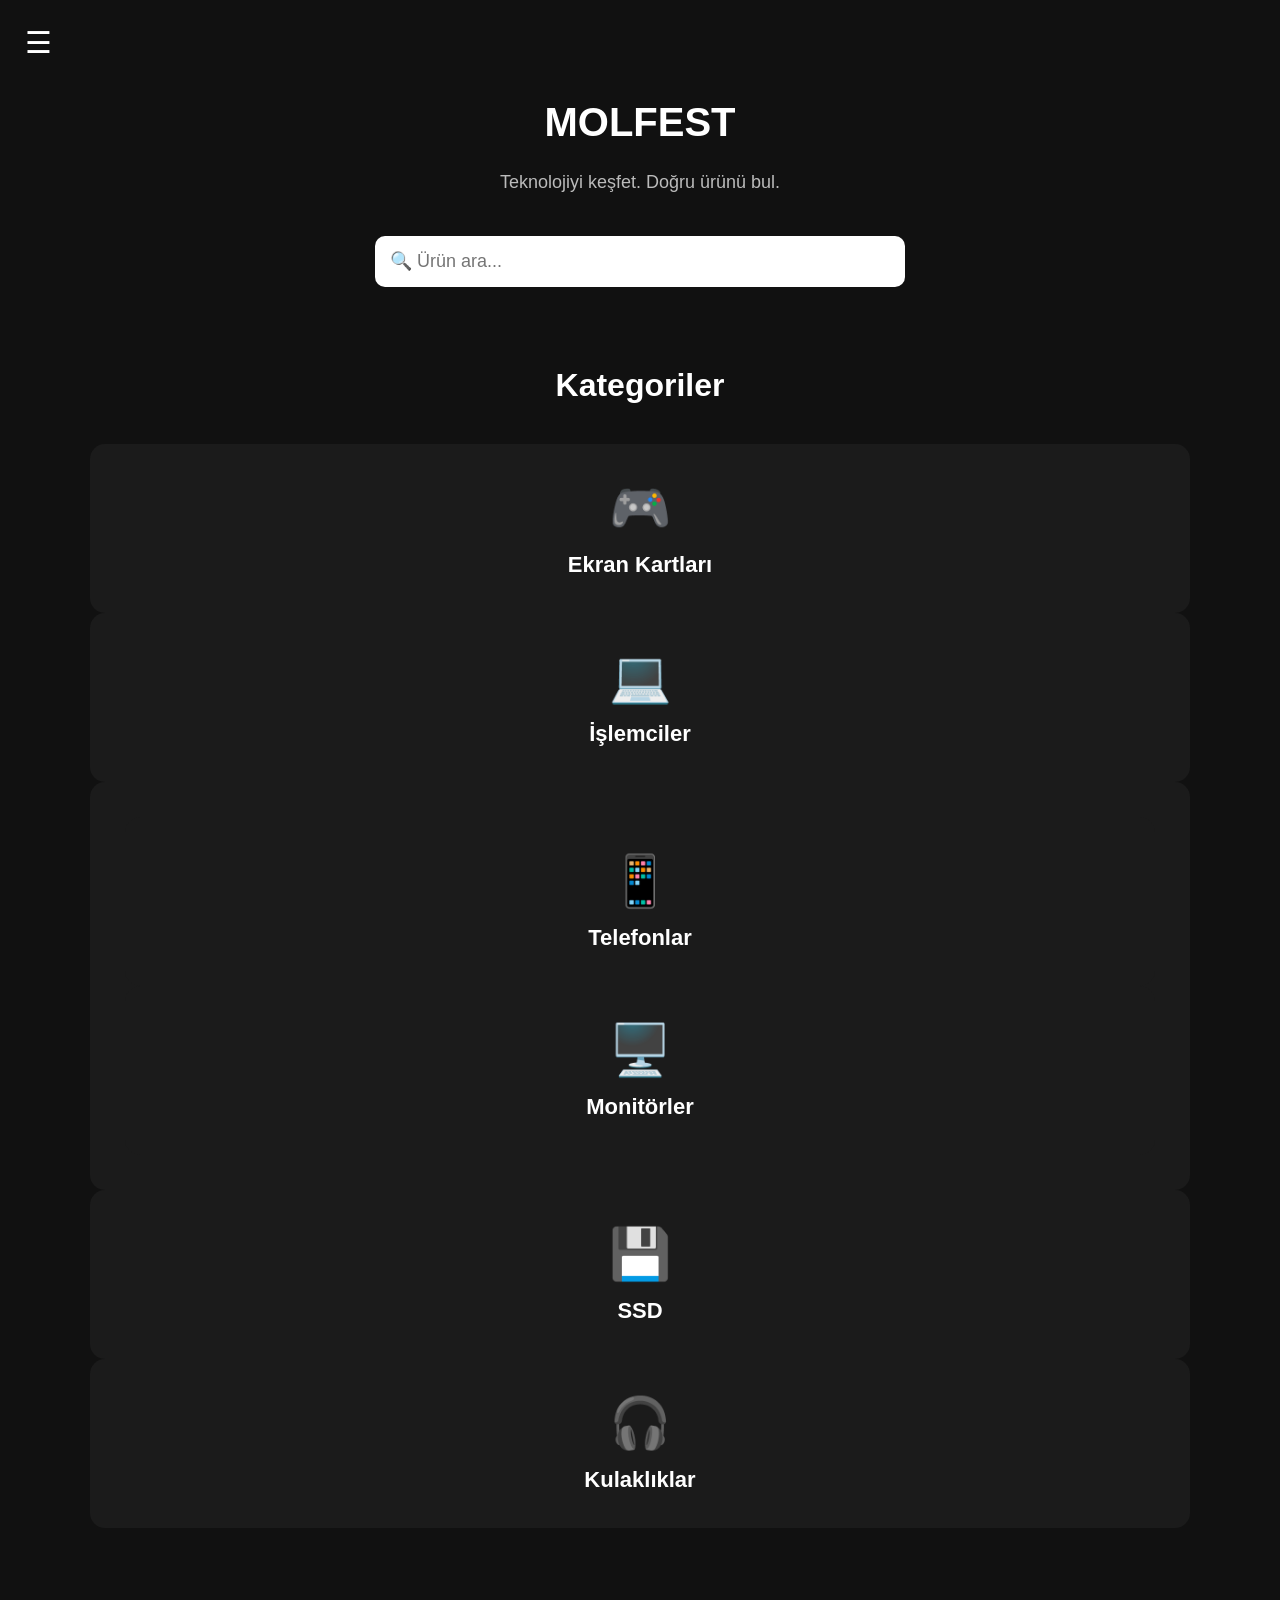
<file: index.html>
<!DOCTYPE html>
<html>

<head>

    <title>Molfest</title>
<link rel="stylesheet" href="style.css">

</head>




<body>
    <header>

        <h1>MOLFEST</h1>

        <p>Teknolojiyi keşfet. Doğru ürünü bul.</p>

        <input type="text" placeholder="🔍 Ürün ara...">


        <div class="menu">☰</div>

        <div id="yanMenu">

            <div class="logoMenu">
    <div class="logoIcon">🦦</div>
    <h2>MOLFEST</h2>
</div>

<div class="kapat" id="kapatMenu">✕</div>

            <p>🏠 Ana Sayfa</p>
            <p>💻 İşlemciler</p>
            <p>🎮 Ekran Kartları</p>
            <p>📱 Telefonlar</p>
            <p>🖥️ Monitörler</p>
            <p>💾 SSD</p>
            <p>🎧 Kulaklıklar</p>

        </div>


    </header>

<section class="kategoriler">

    <h2>Kategoriler</h2>

    <a href="ekrankartlari.html" class="kart">

    <div class="ikon">🎮</div>

    <h3>Ekran Kartları</h3>

</a>

        <a href="islemciler.html" class="kart">

    <div class="ikon">💻</div>

    <h3>İşlemciler</h3>

</a>

        <div class="kart">
          
<a href="telefonlar.html" class="kart">
    <div class="ikon">📱</div>
    <h3>Telefonlar</h3>
</a>

 <d
        <div class="kart">
            <div class="ikon">🖥️</div>
            <h3>Monitörler</h3>
        </div>

        <div class="kart">
            <div class="ikon">💾</div>
            <h3>SSD</h3>
        </div>

        <div class="kart">
            <div class="ikon">🎧</div>
            <h3>Kulaklıklar</h3>
        </div>

    </div>

</section>

<script src="script.js"></script>    

</body>

</html>
</file>
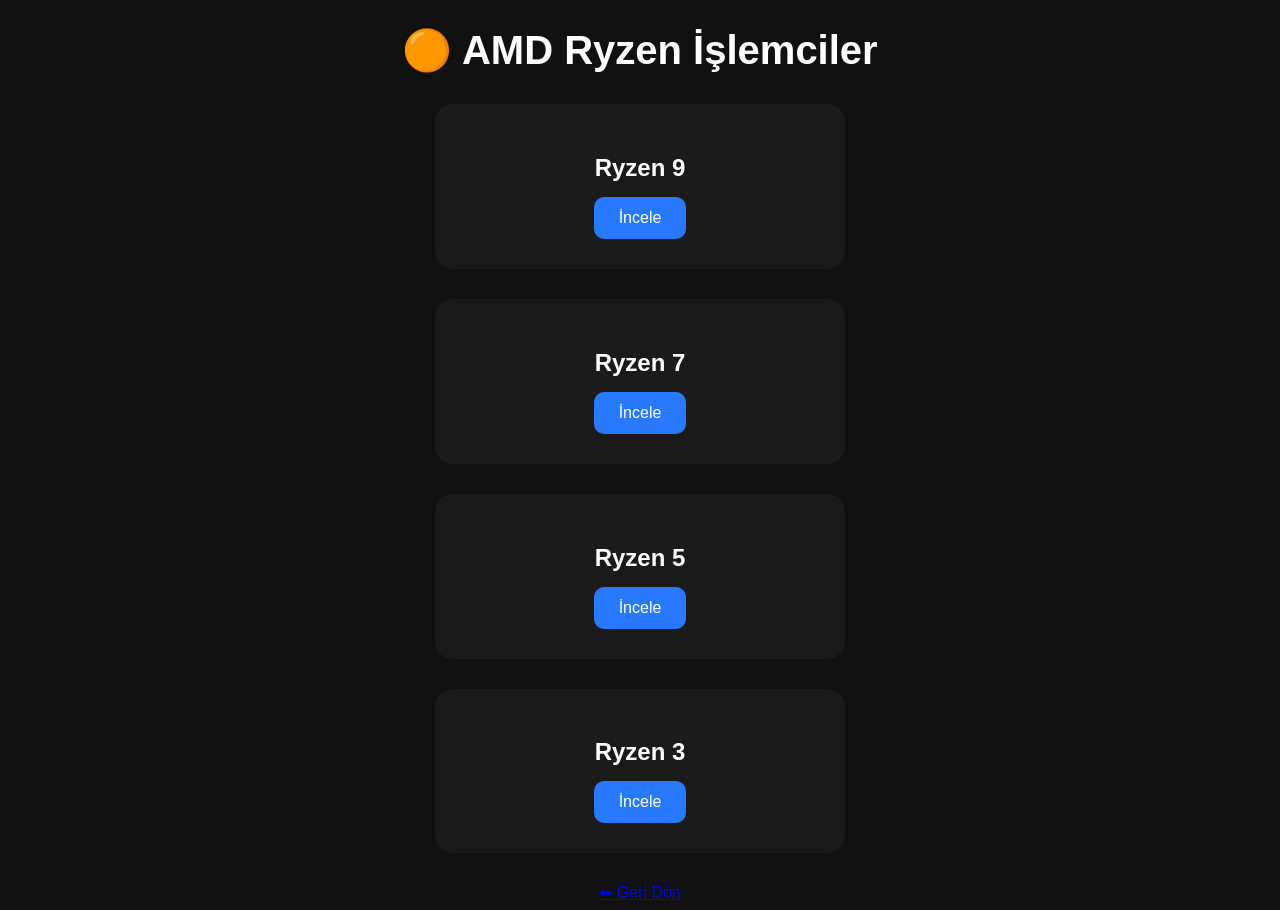
<file: amd_cpu.html>
<!DOCTYPE html>
<html>

<head>

    <title>AMD İşlemciler - Molfest</title>

    <link rel="stylesheet" href="style.css">

</head>

<body>

<h1>🟠 AMD Ryzen İşlemciler</h1>

<div class="markaKart">

    <h2>Ryzen 9</h2>

    <button>İncele</button>

</div>

<div class="markaKart">

    <h2>Ryzen 7</h2>

    <button>İncele</button>

</div>

<div class="markaKart">

    <h2>Ryzen 5</h2>

    <button>İncele</button>

</div>

<div class="markaKart">

    <h2>Ryzen 3</h2>

    <button>İncele</button>

</div>

<a href="islemciler.html">
    ⬅ Geri Dön
</a>

</body>

</html>
</file>
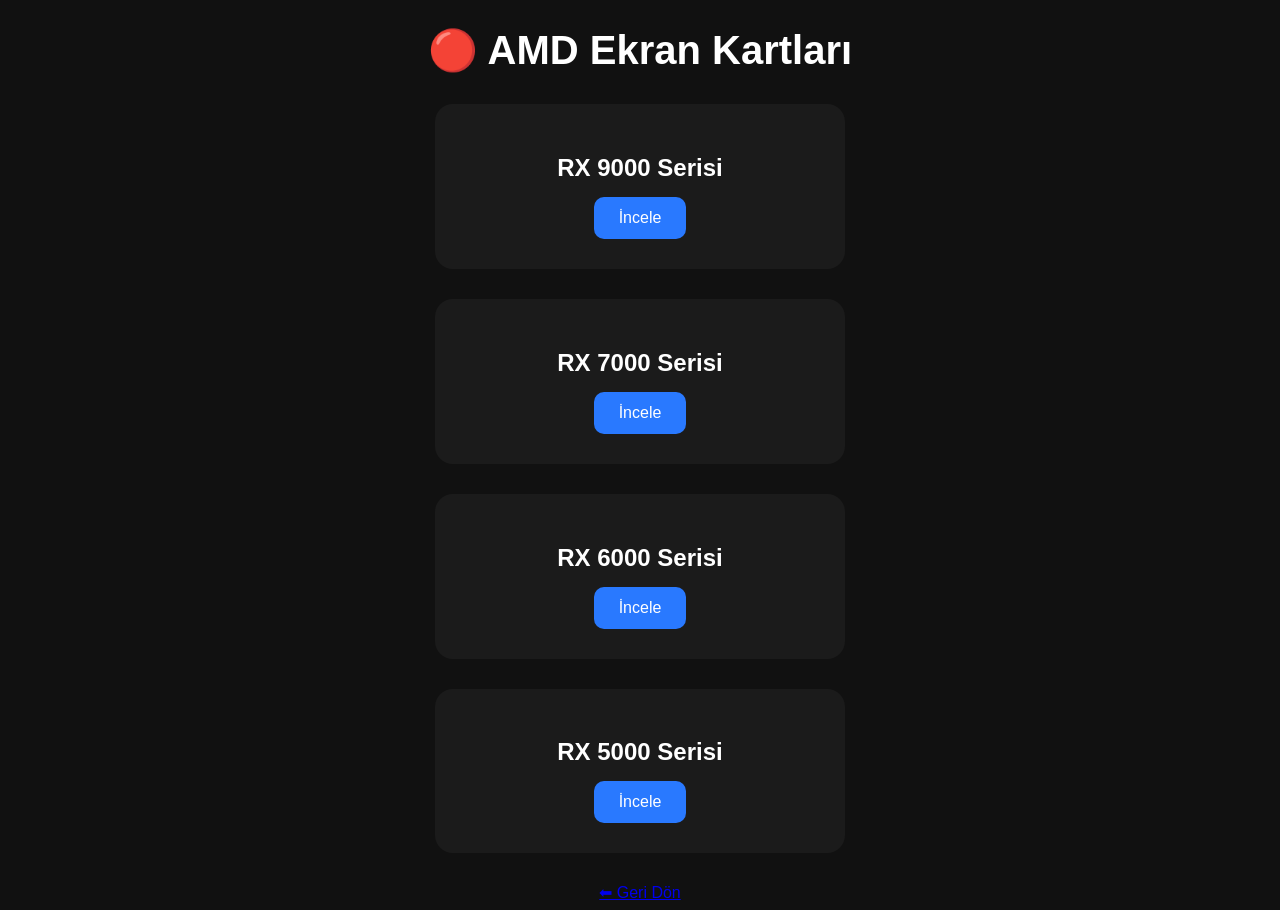
<file: amd_gpu.html>
<!DOCTYPE html>
<html>

<head>

    <title>AMD Ekran Kartları - Molfest</title>

    <link rel="stylesheet" href="style.css">

</head>

<body>

<h1>🔴 AMD Ekran Kartları</h1>

<div class="markaKart">

    <h2>RX 9000 Serisi</h2>

    <button>İncele</button>

</div>

<div class="markaKart">

    <h2>RX 7000 Serisi</h2>

    <button>İncele</button>

</div>

<div class="markaKart">

    <h2>RX 6000 Serisi</h2>

    <button>İncele</button>

</div>

<div class="markaKart">

    <h2>RX 5000 Serisi</h2>

    <button>İncele</button>

</div>

<a href="ekrankartlari.html">
    ⬅ Geri Dön
</a>

</body>

</html>
</file>
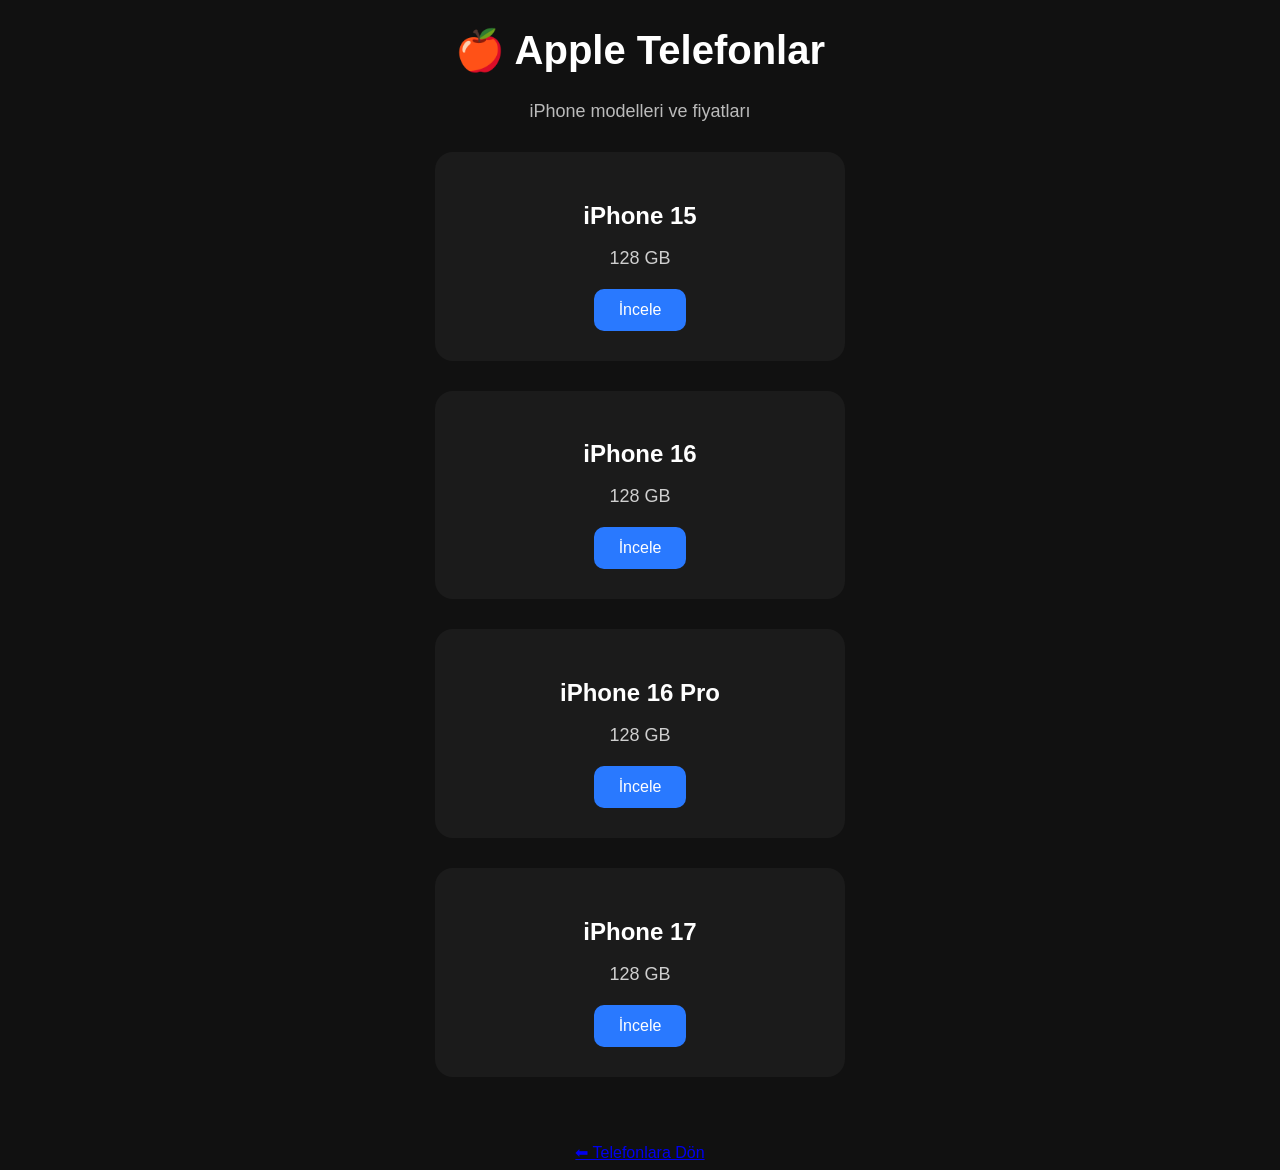
<file: apple_phone.html>
<!DOCTYPE html>
<html>

<head>

    <title>Apple Telefonlar - Molfest</title>

    <link rel="stylesheet" href="style.css">

</head>

<body>

    <h1>🍎 Apple Telefonlar</h1>

    <p>iPhone modelleri ve fiyatları</p>

    <div class="markaKart">

        <h2>iPhone 15</h2>

        <p>128 GB</p>

        <button>İncele</button>

    </div>

    <div class="markaKart">

        <h2>iPhone 16</h2>

        <p>128 GB</p>

        <button>İncele</button>

    </div>

    <div class="markaKart">

        <h2>iPhone 16 Pro</h2>

        <p>128 GB</p>

        <button>İncele</button>

    </div>

    <div class="markaKart">

        <h2>iPhone 17</h2>

        <p>128 GB</p>

        <button>İncele</button>

    </div>

    <br><br>

    <a href="telefonlar.html">
        ⬅ Telefonlara Dön
    </a>

</body>

</html>
</file>
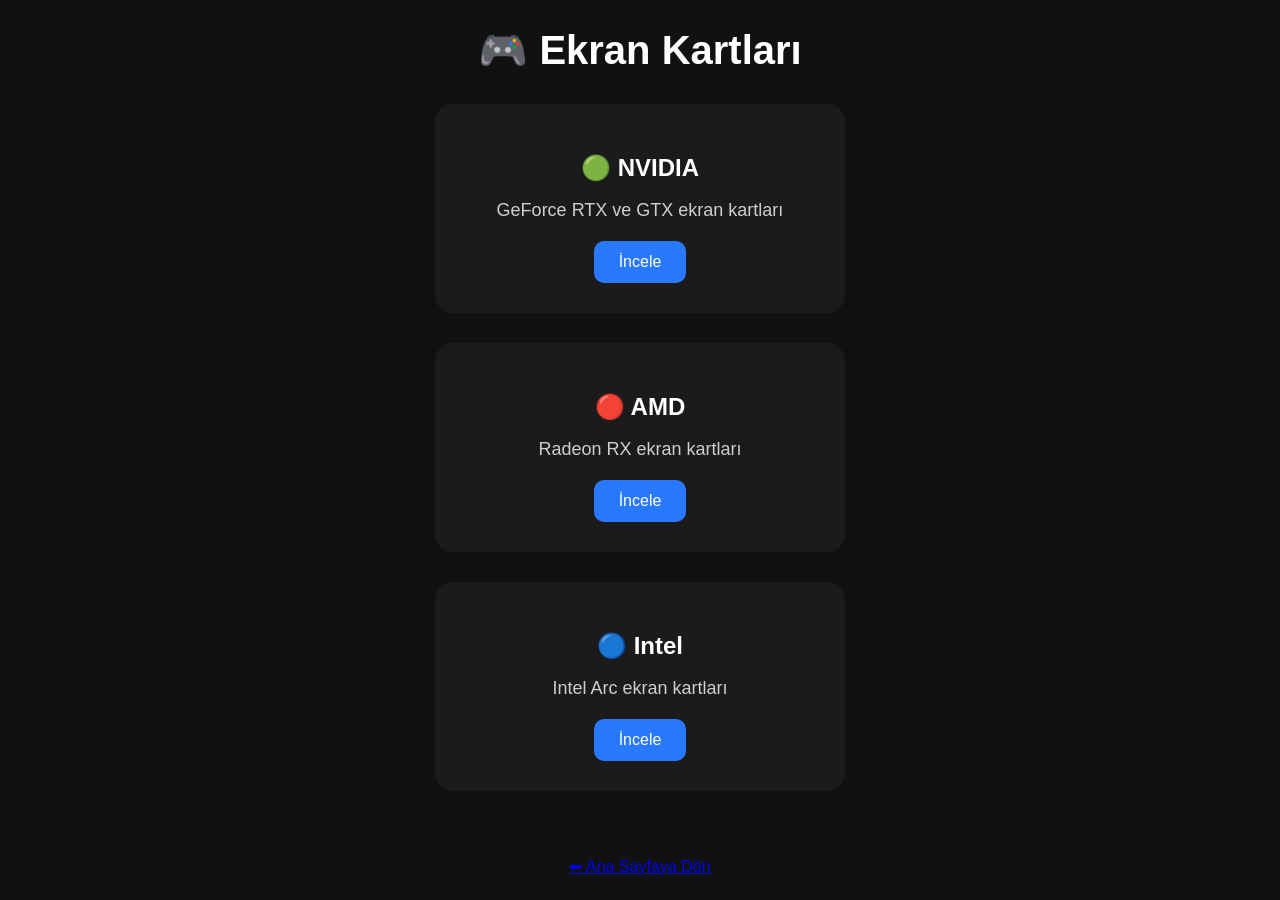
<file: ekrankartlari.html>
<!DOCTYPE html>
<html>

<head>

    <title>Ekran Kartları - Molfest</title>

    <link rel="stylesheet" href="style.css">

</head>

<body>

    <h1>🎮 Ekran Kartları</h1>

    <div class="markaKart">

        <h2>🟢 NVIDIA</h2>

        <p>GeForce RTX ve GTX ekran kartları</p>

        <a href="nvidia.html">
            <button>İncele</button>
        </a>

    </div>

    <div class="markaKart">

    <h2>🔴 AMD</h2>

    <p>Radeon RX ekran kartları</p>

    <a href="amd_gpu.html">
        <button>İncele</button>
    </a>

</div>

    <div class="markaKart">

    <h2>🔵 Intel</h2>

    <p>Intel Arc ekran kartları</p>

    <a href="intel_gpu.html">
        <button>İncele</button>
    </a>

</div>

    <br><br>

    <a href="index.html">
        ⬅ Ana Sayfaya Dön
    </a>

</body>

</html>
</file>
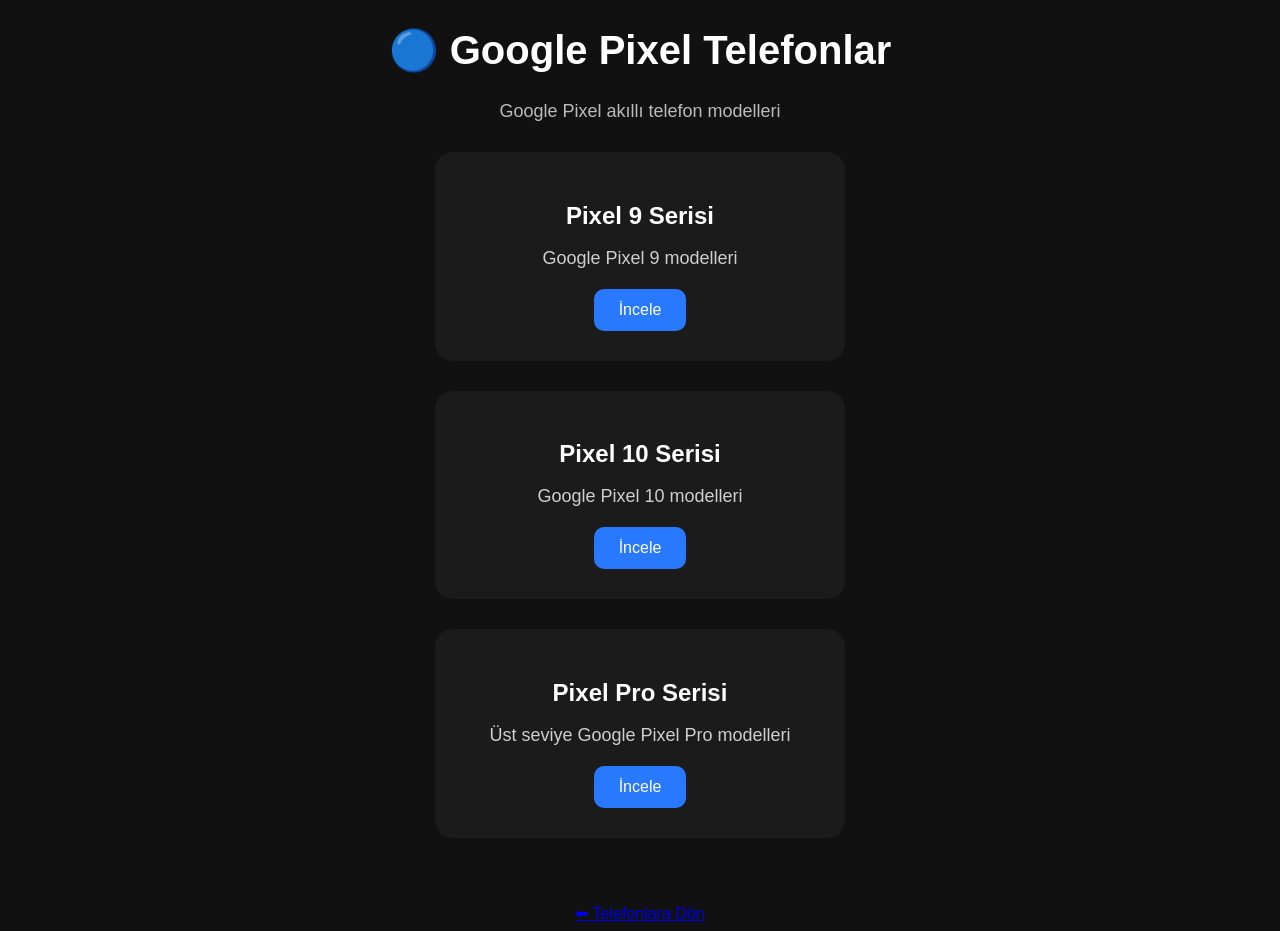
<file: google_phone.html>
<!DOCTYPE html>
<html>

<head>

    <title>Google Telefonlar - Molfest</title>

    <link rel="stylesheet" href="style.css">

</head>

<body>

    <h1>🔵 Google Pixel Telefonlar</h1>

    <p>Google Pixel akıllı telefon modelleri</p>

    <div class="markaKart">

        <h2>Pixel 9 Serisi</h2>

        <p>Google Pixel 9 modelleri</p>

        <button>İncele</button>

    </div>

    <div class="markaKart">

        <h2>Pixel 10 Serisi</h2>

        <p>Google Pixel 10 modelleri</p>

        <button>İncele</button>

    </div>

    <div class="markaKart">

        <h2>Pixel Pro Serisi</h2>

        <p>Üst seviye Google Pixel Pro modelleri</p>

        <button>İncele</button>

    </div>

    <br><br>

    <a href="telefonlar.html">
        ⬅ Telefonlara Dön
    </a>

</body>

</html>
</file>
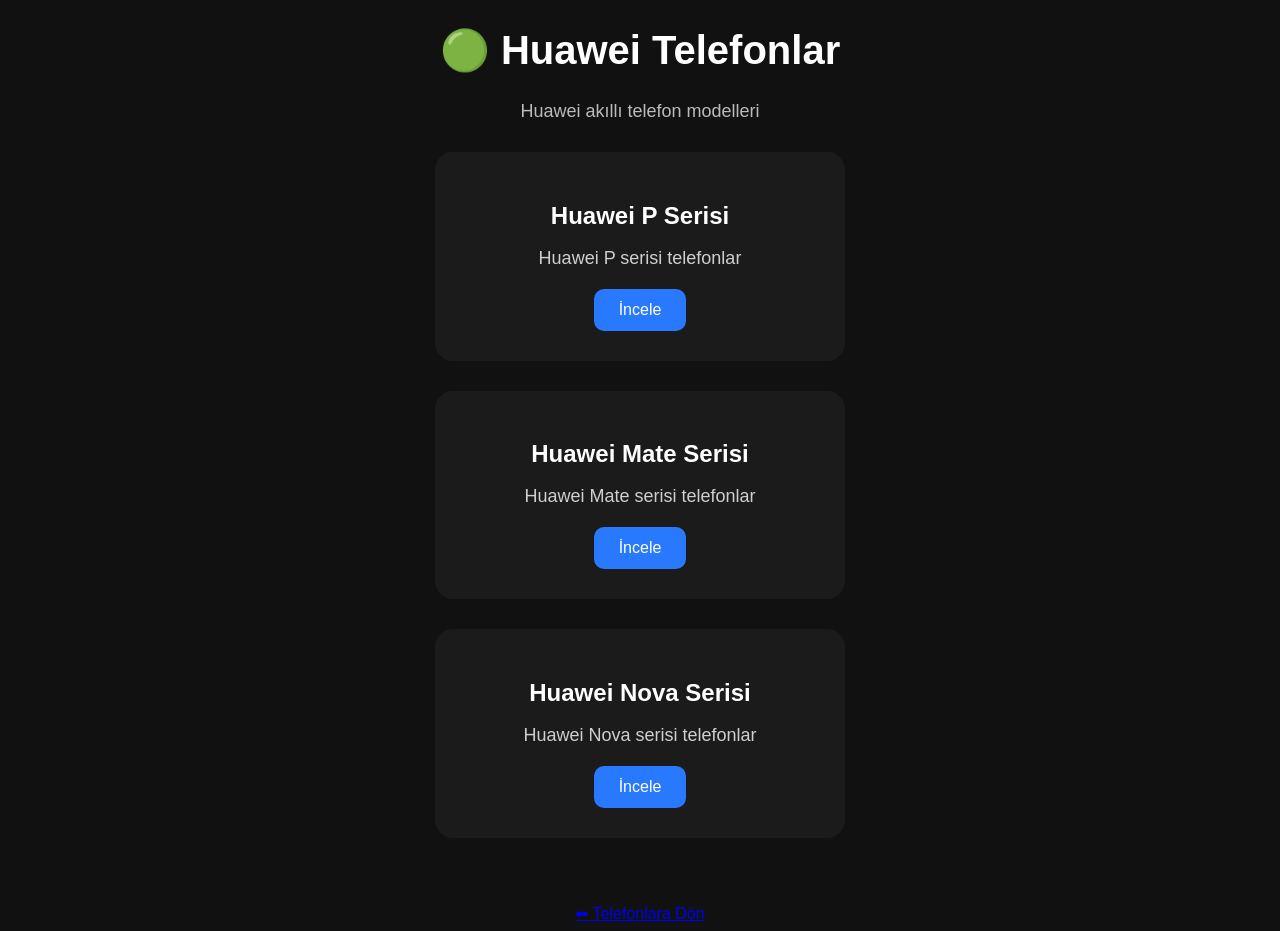
<file: huawei_phone.html>
<!DOCTYPE html>
<html>

<head>

    <title>Huawei Telefonlar - Molfest</title>

    <link rel="stylesheet" href="style.css">

</head>

<body>

    <h1>🟢 Huawei Telefonlar</h1>

    <p>Huawei akıllı telefon modelleri</p>

    <div class="markaKart">

        <h2>Huawei P Serisi</h2>

        <p>Huawei P serisi telefonlar</p>

        <button>İncele</button>

    </div>

    <div class="markaKart">

        <h2>Huawei Mate Serisi</h2>

        <p>Huawei Mate serisi telefonlar</p>

        <button>İncele</button>

    </div>

    <div class="markaKart">

        <h2>Huawei Nova Serisi</h2>

        <p>Huawei Nova serisi telefonlar</p>

        <button>İncele</button>

    </div>

    <br><br>

    <a href="telefonlar.html">
        ⬅ Telefonlara Dön
    </a>

</body>

</html>
</file>
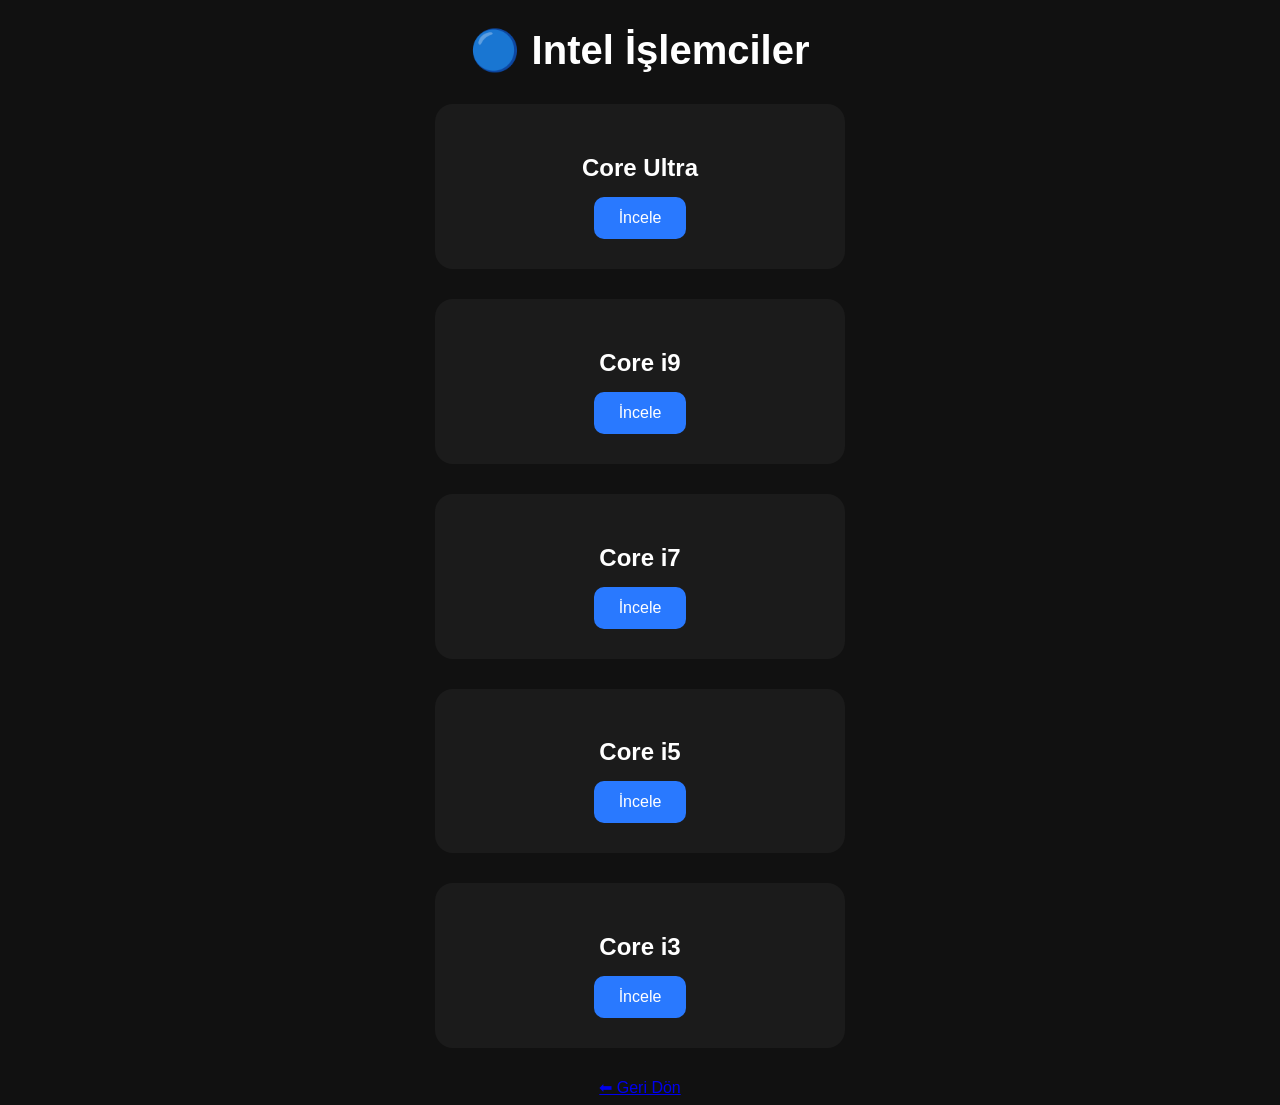
<file: intel_cpu.html>
<!DOCTYPE html>
<html>

<head>

    <title>Intel İşlemciler - Molfest</title>

    <link rel="stylesheet" href="style.css">

</head>

<body>

<h1>🔵 Intel İşlemciler</h1>

<div class="markaKart">

    <h2>Core Ultra</h2>

    <button>İncele</button>

</div>

<div class="markaKart">

    <h2>Core i9</h2>

    <button>İncele</button>

</div>

<div class="markaKart">

    <h2>Core i7</h2>

    <button>İncele</button>

</div>

<div class="markaKart">

    <h2>Core i5</h2>

    <button>İncele</button>

</div>

<div class="markaKart">

    <h2>Core i3</h2>

    <button>İncele</button>

</div>

<a href="islemciler.html">
    ⬅ Geri Dön
</a>

</body>

</html>
</file>
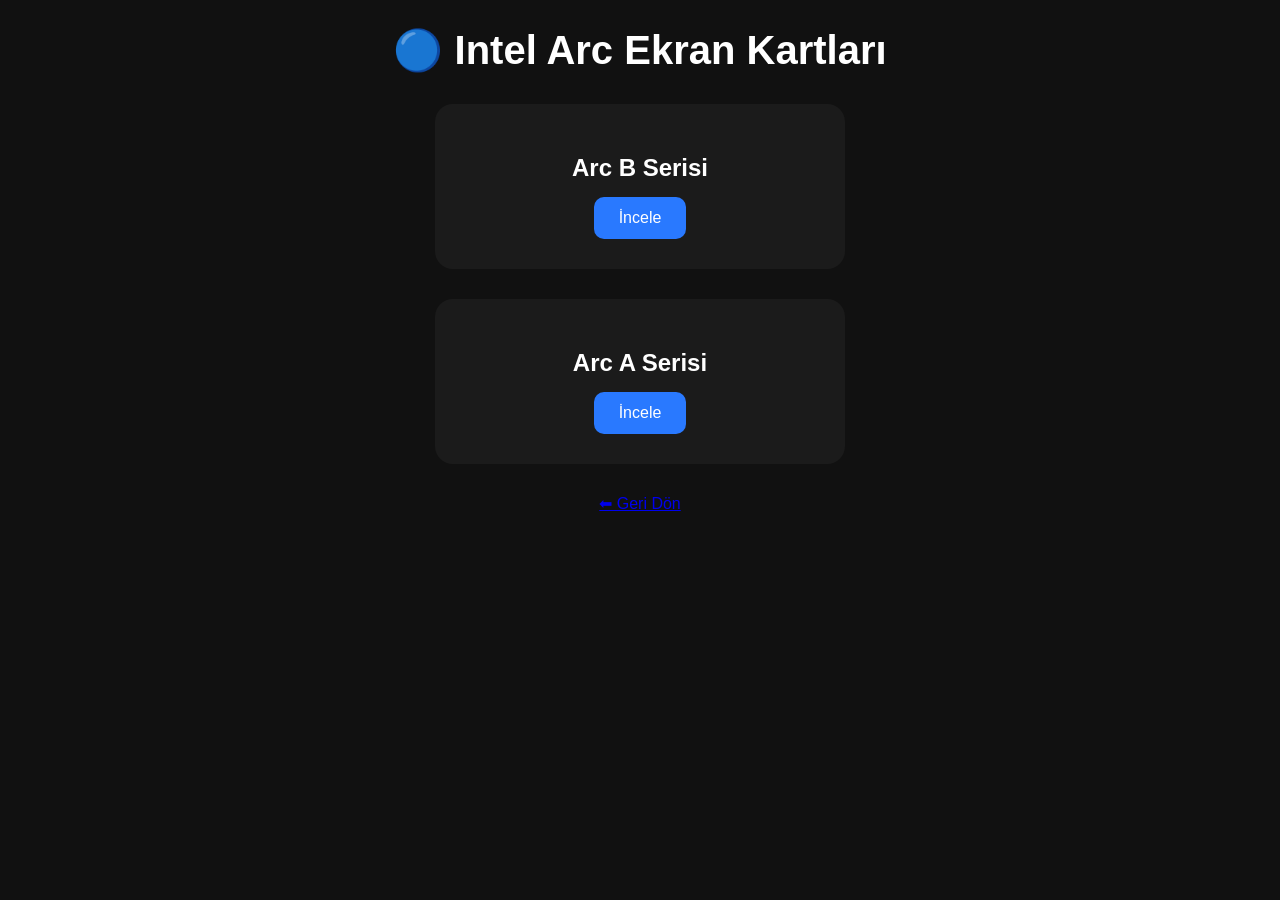
<file: intel_gpu.html>
<!DOCTYPE html>
<html>

<head>

    <title>Intel Arc - Molfest</title>

    <link rel="stylesheet" href="style.css">

</head>

<body>

<h1>🔵 Intel Arc Ekran Kartları</h1>

<div class="markaKart">

    <h2>Arc B Serisi</h2>

    <button>İncele</button>

</div>

<div class="markaKart">

    <h2>Arc A Serisi</h2>

    <button>İncele</button>

</div>

<a href="ekrankartlari.html">
    ⬅ Geri Dön
</a>

</body>

</html>
</file>
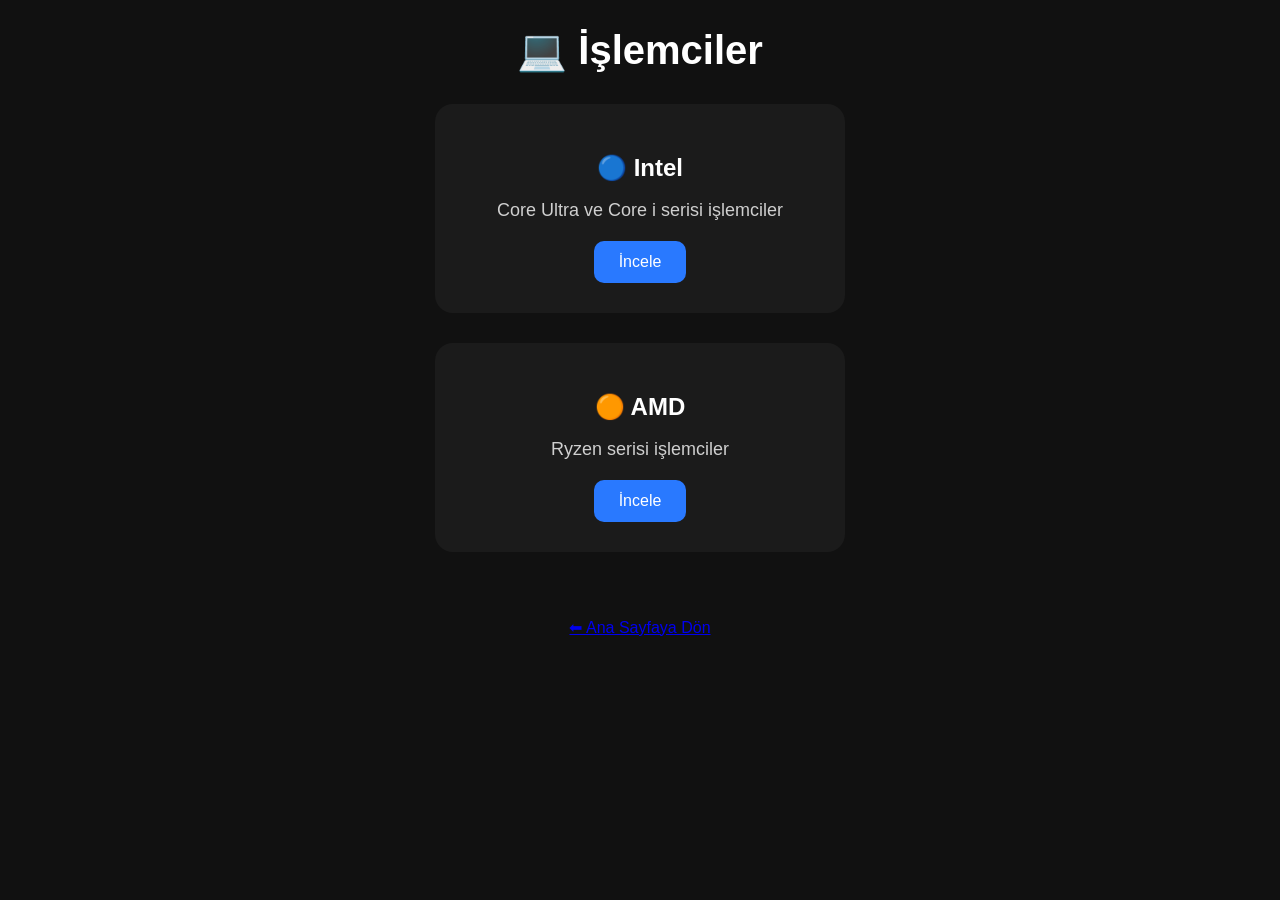
<file: islemciler.html>
<!DOCTYPE html>
<html>

<head>

    <title>İşlemciler - Molfest</title>

    <link rel="stylesheet" href="style.css">

</head>

<body>

<h1>💻 İşlemciler</h1>

<div class="markaKart">

    <h2>🔵 Intel</h2>

    <p>Core Ultra ve Core i serisi işlemciler</p>

    <a href="intel_cpu.html">
        <button>İncele</button>
    </a>

</div>

<div class="markaKart">

    <h2>🟠 AMD</h2>

    <p>Ryzen serisi işlemciler</p>

    <a href="amd_cpu.html">
        <button>İncele</button>
    </a>

</div>

<br><br>

<a href="index.html">
    ⬅ Ana Sayfaya Dön
</a>

</body>

</html>
</file>
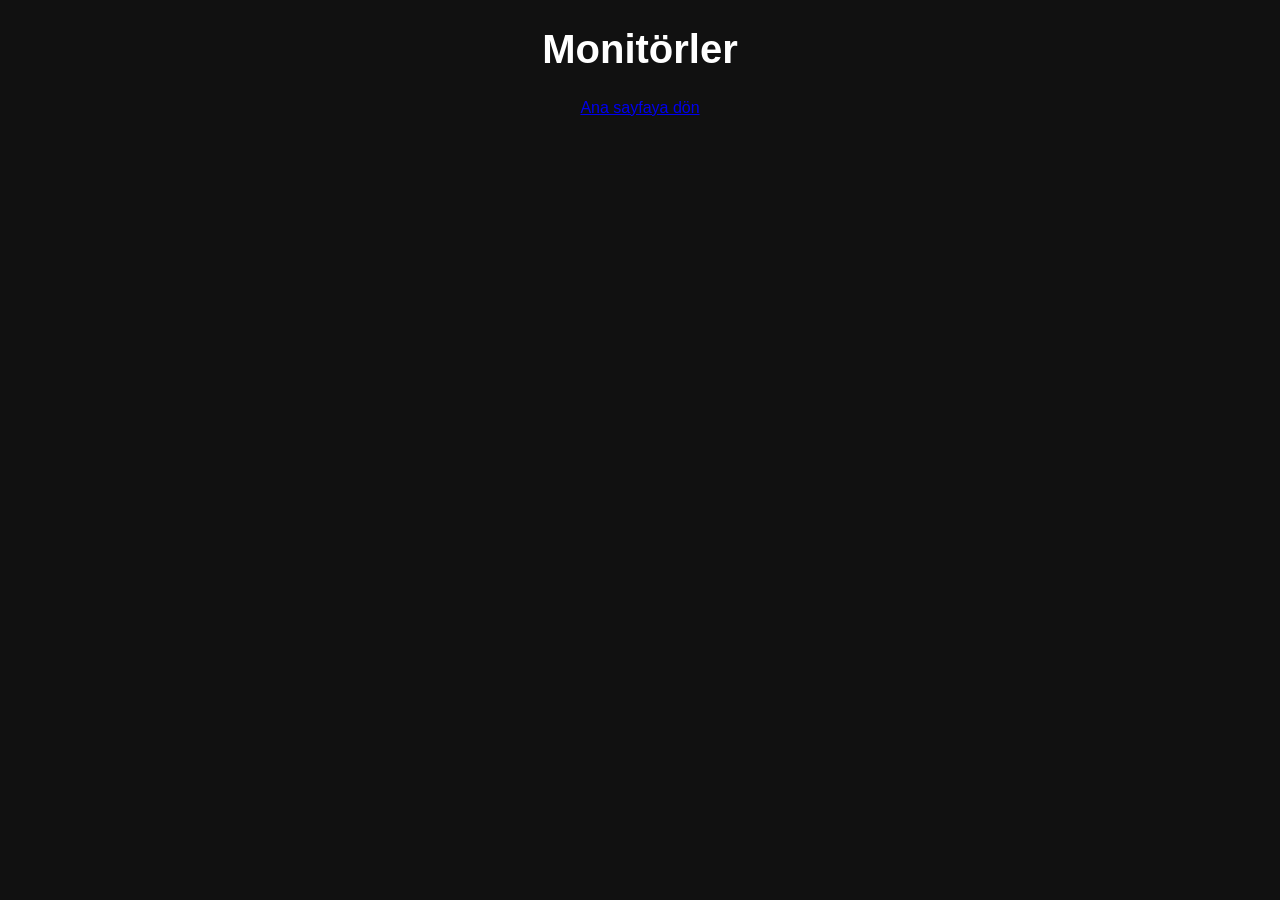
<file: monitorler.html>
<!DOCTYPE html>
<html>
<head>
    <title>Monitörler - Molfest</title>
    <link rel="stylesheet" href="style.css">
</head>

<body>
    <h1>Monitörler</h1>

    <a href="index.html">Ana sayfaya dön</a>
</body>
</html>
</file>
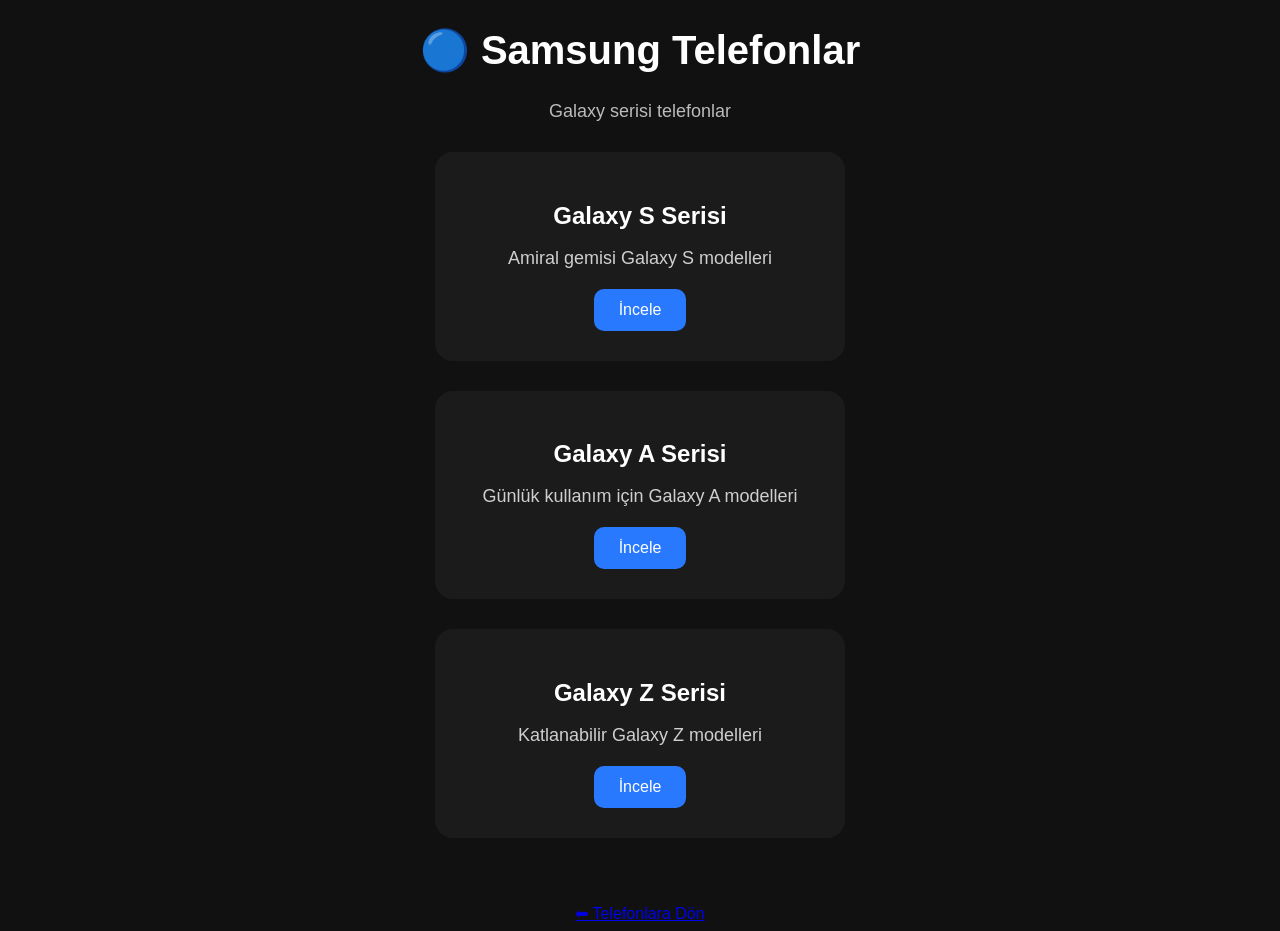
<file: samsung_phone.html>
<!DOCTYPE html>
<html>

<head>

    <title>Samsung Telefonlar - Molfest</title>

    <link rel="stylesheet" href="style.css">

</head>

<body>

    <h1>🔵 Samsung Telefonlar</h1>

    <p>Galaxy serisi telefonlar</p>

    <div class="markaKart">

        <h2>Galaxy S Serisi</h2>

        <p>Amiral gemisi Galaxy S modelleri</p>

        <button>İncele</button>

    </div>

    <div class="markaKart">

        <h2>Galaxy A Serisi</h2>

        <p>Günlük kullanım için Galaxy A modelleri</p>

        <button>İncele</button>

    </div>

    <div class="markaKart">

        <h2>Galaxy Z Serisi</h2>

        <p>Katlanabilir Galaxy Z modelleri</p>

        <button>İncele</button>

    </div>

    <br><br>

    <a href="telefonlar.html">
        ⬅ Telefonlara Dön
    </a>

</body>

</html>
</file>
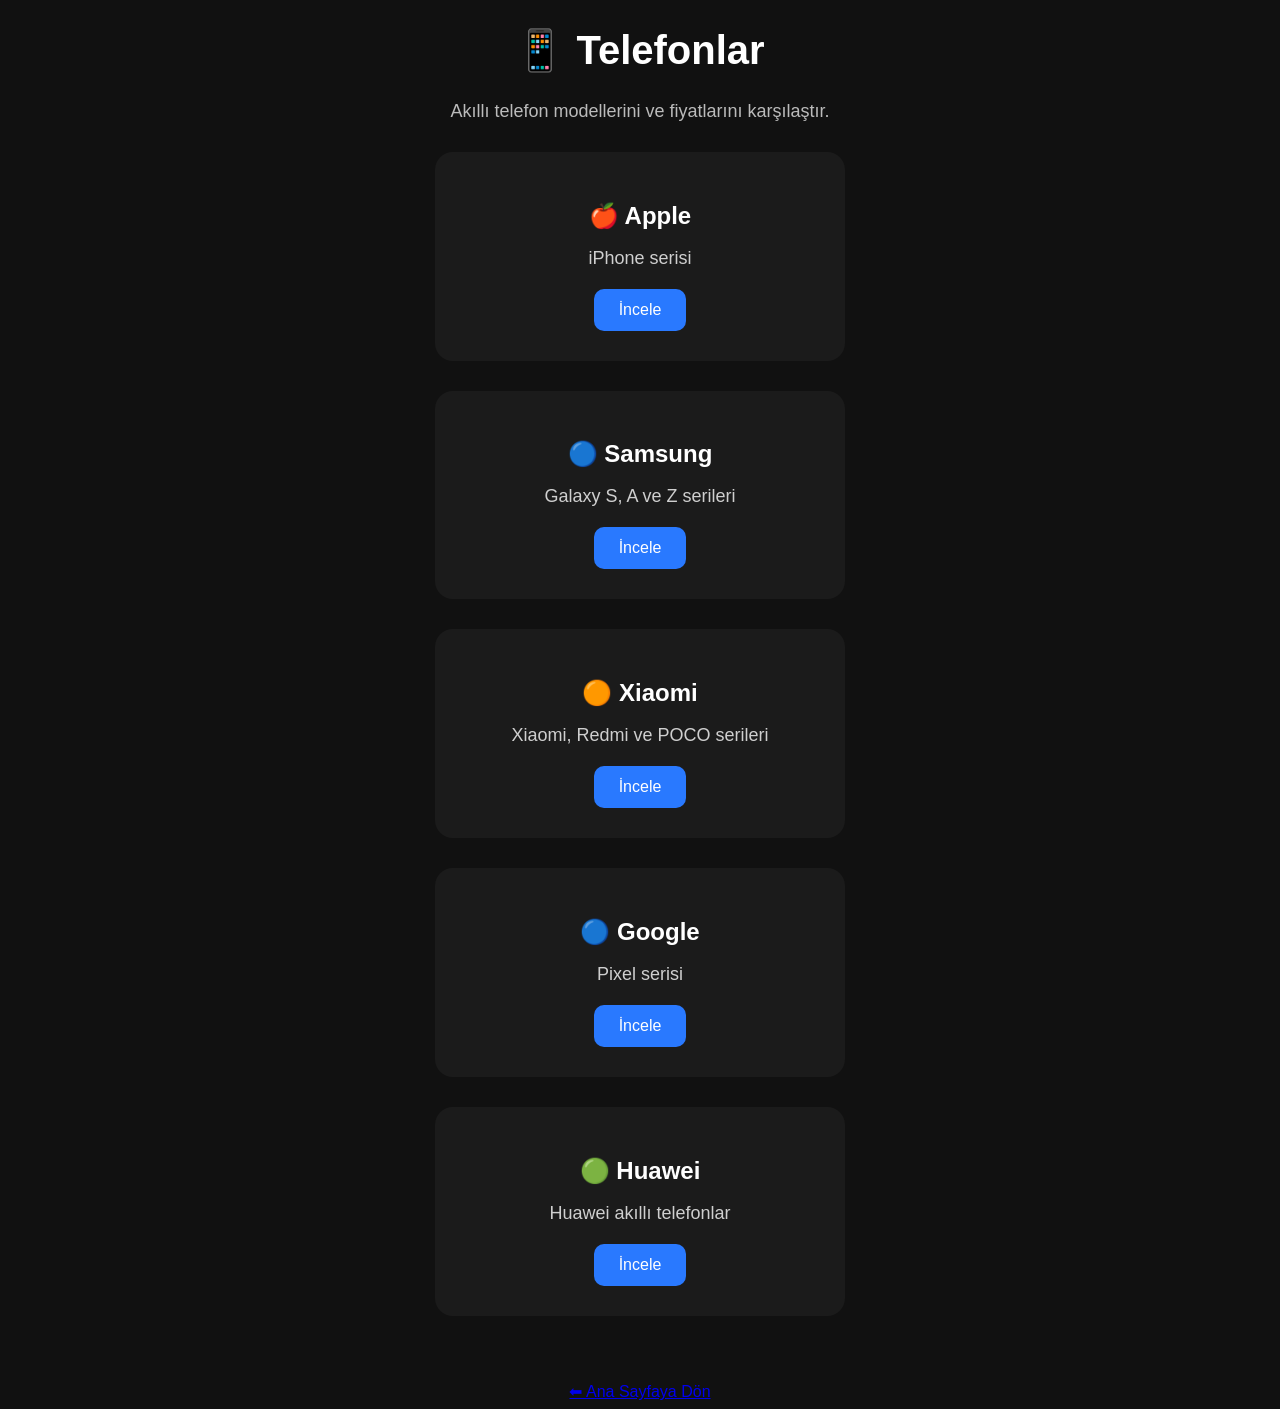
<file: telefonlar.html>
<!DOCTYPE html>
<html>

<head>

    <title>Telefonlar - Molfest</title>

    <link rel="stylesheet" href="style.css">

</head>

<body>

    <h1>📱 Telefonlar</h1>

    <p>Akıllı telefon modellerini ve fiyatlarını karşılaştır.</p>

    <div class="markaKart">

        <h2>🍎 Apple</h2>

        <p>iPhone serisi</p>

        <a href="apple_phone.html">
            <button>İncele</button>
        </a>

    </div>

    <div class="markaKart">

        <h2>🔵 Samsung</h2>

        <p>Galaxy S, A ve Z serileri</p>

        <a href="samsung_phone.html">
            <button>İncele</button>
        </a>

    </div>

    <div class="markaKart">

        <h2>🟠 Xiaomi</h2>

        <p>Xiaomi, Redmi ve POCO serileri</p>

        <a href="xiaomi_phone.html">
            <button>İncele</button>
        </a>

    </div>

    <div class="markaKart">

        <h2>🔵 Google</h2>

        <p>Pixel serisi</p>

        <a href="google_phone.html">
            <button>İncele</button>
        </a>

    </div>

    <div class="markaKart">

        <h2>🟢 Huawei</h2>

        <p>Huawei akıllı telefonlar</p>

        <a href="huawei_phone.html">
            <button>İncele</button>
        </a>

    </div>

    <br><br>

    <a href="index.html">
        ⬅ Ana Sayfaya Dön
    </a>

</body>

</html>
</file>
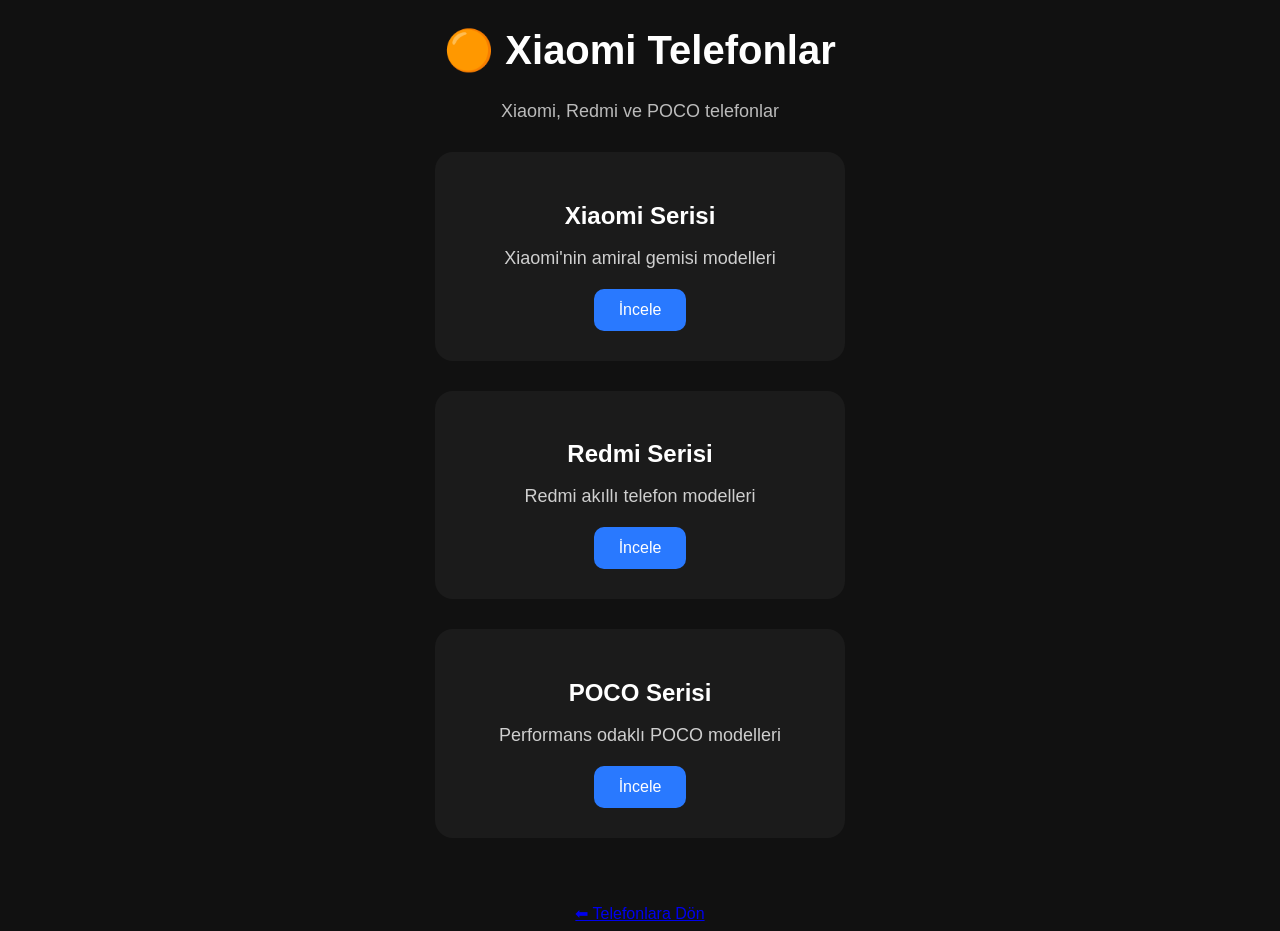
<file: xiaomi_phone.html>
<!DOCTYPE html>
<html>

<head>

    <title>Xiaomi Telefonlar - Molfest</title>

    <link rel="stylesheet" href="style.css">

</head>

<body>

    <h1>🟠 Xiaomi Telefonlar</h1>

    <p>Xiaomi, Redmi ve POCO telefonlar</p>

    <div class="markaKart">

        <h2>Xiaomi Serisi</h2>

        <p>Xiaomi'nin amiral gemisi modelleri</p>

        <button>İncele</button>

    </div>

    <div class="markaKart">

        <h2>Redmi Serisi</h2>

        <p>Redmi akıllı telefon modelleri</p>

        <button>İncele</button>

    </div>

    <div class="markaKart">

        <h2>POCO Serisi</h2>

        <p>Performans odaklı POCO modelleri</p>

        <button>İncele</button>

    </div>

    <br><br>

    <a href="telefonlar.html">
        ⬅ Telefonlara Dön
    </a>

</body>

</html>
</file>
<file: style.css>
body {
            background-color: #111111;
            color: white;
        }

        h1 {
            font-size: 40px;
            font-family: Arial, sans-serif;
        }

        header {
            text-align: center;
            margin-top: 100px;
        }

        p {
            color: #bbbbbb;
            font-size: 18px;
        }

        input {
            width: 500px;
            padding: 15px;
            margin-top: 25px;
            border-radius: 10px;
            border: none;
            font-size: 18px;
        }

    

        #yanMenu {
    position: fixed;
    top: 0;
    left: -280px;
    width: 260px;
    height: 100%;
    background-color: #1b1b1b;
    padding: 25px;
    border-right: 1px solid #333;
    transition: left 0.35s ease;
    box-sizing: border-box;
}

#yanMenu p {
    color: white;
    margin: 20px 0;
    cursor: pointer;
    font-size: 18px;
}

.menu {
    position: absolute;
    top: 25px;
    left: 25px;
    font-size: 30px;
    cursor: pointer;
    z-index: 1001;
}

.kapat {
    position: absolute;
    top: 20px;
    right: 20px;
    font-size: 30px;
    cursor: pointer;
    color: white;
}

.logoMenu {
    display: flex;
    align-items: center;
    gap: 12px;
    margin-top: 20px;
    margin-bottom: 30px;
}

.logoMenu h2 {
    margin: 0;
    color: white;
    font-size: 28px;
    font-family: Arial, sans-serif;
}

.logoIcon {
    font-size: 34px;
}

.kategoriler {
    width: 90%;
    max-width: 1100px;
    margin: 80px auto;
}

.kategoriler h2 {
    text-align: center;
    font-size: 32px;
    margin-bottom: 40px;
}

.kartlar {
    display: grid;
    grid-template-columns: repeat(3, 1fr);
    gap: 25px;
}

.kart {
    background-color: #1b1b1b;
    border-radius: 15px;
    padding: 35px;
    text-align: center;
    cursor: pointer;
    transition: 0.3s;
    display: block;
text-decoration: none;
color: white;

}

.kart:hover {
    transform: translateY(-8px);
    background-color: #252525;
}

.ikon {
    font-size: 50px;
    margin-bottom: 15px;
}

.kart h3 {
    margin: 0;
    font-size: 22px;
}

.kart {
    text-decoration: none;
    color: white;
}

.kart h3 {
    color: white;
    margin-top: 15px;
}

.kart:hover {
    color: white;
}

.markaKart{
    width:350px;
    margin:30px auto;
    background:#1b1b1b;
    padding:30px;
    border-radius:18px;
    transition:0.3s;
    text-align:center;
}

.markaKart:hover{
    transform:translateY(-8px);
}

.markaKart h2{
    color:white;
    margin-bottom:15px;
}

.markaKart p{
    color:#cfcfcf;
    margin-bottom:20px;
}

.markaKart button{
    background:#2979ff;
    color:white;
    border:none;
    padding:12px 25px;
    border-radius:10px;
    cursor:pointer;
    font-size:16px;
}
    
.markaKart button:hover{
    background:#4285ff;
}

    body{
        background:#111111;
        color:white;
        font-family:Arial;
        text-align:center;
    }

    .urunKart{
        width:320px;
        margin:40px auto;
        background:#1b1b1b;
        padding:30px;
        border-radius:18px;
        transition:.3s;
    }

    .urunKart:hover{
        transform:translateY(-8px);
    }

    button{
        background:#2979ff;
        color:white;
        border:none;
        padding:12px 28px;
        border-radius:10px;
        cursor:pointer;
        font-size:16px;
    }

    button:hover{
        background:#5393ff;
    }
</file>
